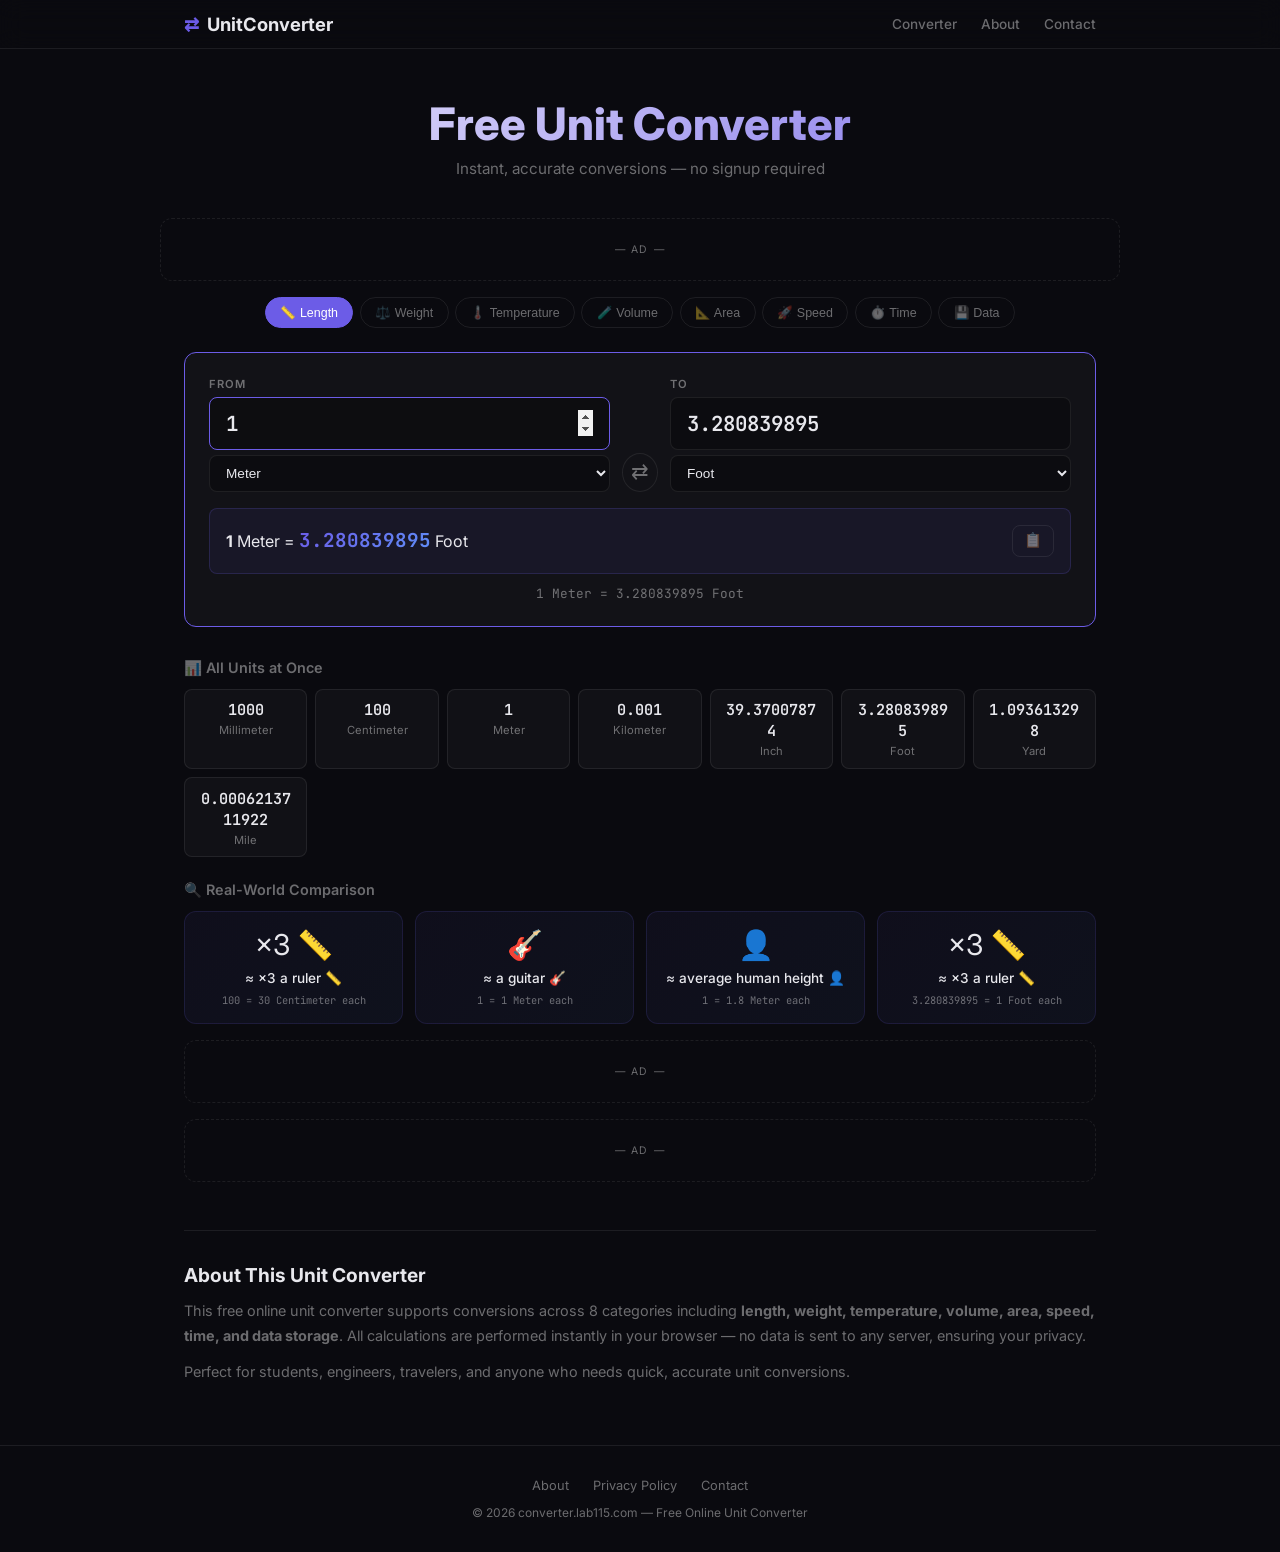
<file: index.html>
<!DOCTYPE html>
<html lang="en">
<head>
    <meta charset="UTF-8">
    <meta name="viewport" content="width=device-width, initial-scale=1.0">
    <title>Unit Converter · Free Online Tool</title>
    <meta name="description" content="Free online unit converter. Convert length, weight, temperature, volume, area, speed, time, and data units instantly with real-world visual comparisons.">
    <meta name="keywords" content="unit converter, length converter, weight converter, temperature converter, online converter">
    <link rel="canonical" href="https://converter.lab115.com/">
    <link rel="preconnect" href="https://fonts.googleapis.com">
    <link href="https://fonts.googleapis.com/css2?family=Inter:wght@300;400;500;600;700;800&family=JetBrains+Mono:wght@400;500&display=swap" rel="stylesheet">
    <link rel="stylesheet" href="style.css">

    <!-- Google tag (gtag.js) -->
    <script async src="https://www.googletagmanager.com/gtag/js?id=G-5X27KERS7Q"></script>
    <script>window.dataLayer=window.dataLayer||[];function gtag(){dataLayer.push(arguments);}gtag('js',new Date());gtag('config','G-5X27KERS7Q');</script>

    <!-- Google AdSense - Add your client ID when approved -->
    <!-- <script async src="https://pagead2.googlesyndication.com/pagead/js/adsbygoogle.js?client=ca-pub-XXXXXXXXXX" crossorigin="anonymous"></script> -->
</head>
<body>
    <header class="site-header">
        <nav class="nav">
            <a href="/" class="logo"><span class="logo-accent">⇄</span> UnitConverter</a>
            <div class="nav-links">
                <a href="/">Converter</a>
                <a href="/about.html">About</a>
                <a href="/contact.html">Contact</a>
            </div>
        </nav>
    </header>

    <main>
        <section class="hero">
            <h1>Free Unit Converter</h1>
            <p class="hero-sub">Instant, accurate conversions — no signup required</p>
        </section>

        <!-- Ad Banner - Top -->
        <div class="ad-placeholder ad-top">
            <p class="ad-label">— Ad —</p>
            <!-- AdSense code goes here -->
        </div>

        <section class="converter">
            <div class="category-tabs" id="categoryTabs"></div>

            <div class="converter-card">
                <div class="input-row">
                    <div class="input-group">
                        <label for="fromValue">From</label>
                        <input type="number" id="fromValue" value="1" step="any" autofocus>
                        <select id="fromUnit"></select>
                    </div>
                    <button id="swapBtn" class="swap-btn" title="Swap units">⇄</button>
                    <div class="input-group">
                        <label for="toValue">To</label>
                        <input type="number" id="toValue" value="" step="any" readonly>
                        <select id="toUnit"></select>
                    </div>
                </div>

                <div class="result-row" id="resultRow">
                    <span id="resultText" class="result-text"></span>
                    <button id="copyBtn" class="copy-btn" title="Copy result">📋</button>
                </div>

                <div class="formula-box" id="formulaBox"></div>
            </div>

            <!-- All Units Grid -->
            <div class="all-units-section" id="allUnitsSection">
                <h3 class="section-title">📊 All Units at Once</h3>
                <div class="all-units-grid" id="allUnitsGrid"></div>
            </div>

            <!-- Real-World Visualization -->
            <div class="visual-section" id="visualBox"></div>

            <!-- Ad Banner - Mid -->
            <div class="ad-placeholder ad-mid">
                <p class="ad-label">— Ad —</p>
            </div>

            <!-- Ad Banner - Bottom -->
            <div class="ad-placeholder ad-bottom">
                <p class="ad-label">— Ad —</p>
            </div>

            <section class="seo-content">
                <h2>About This Unit Converter</h2>
                <p>This free online unit converter supports conversions across 8 categories including <strong>length, weight, temperature, volume, area, speed, time, and data storage</strong>. All calculations are performed instantly in your browser — no data is sent to any server, ensuring your privacy.</p>
                <p>Perfect for students, engineers, travelers, and anyone who needs quick, accurate unit conversions.</p>
            </section>
        </section>
    </main>

    <footer class="site-footer">
        <div class="footer-content">
            <div class="footer-links">
                <a href="/about.html">About</a>
                <a href="/privacy.html">Privacy Policy</a>
                <a href="/contact.html">Contact</a>
            </div>
            <p class="footer-copy">© <span id="year"></span> converter.lab115.com — Free Online Unit Converter</p>
        </div>
    </footer>

    <script src="app.js"></script>
</body>
</html>
</file>
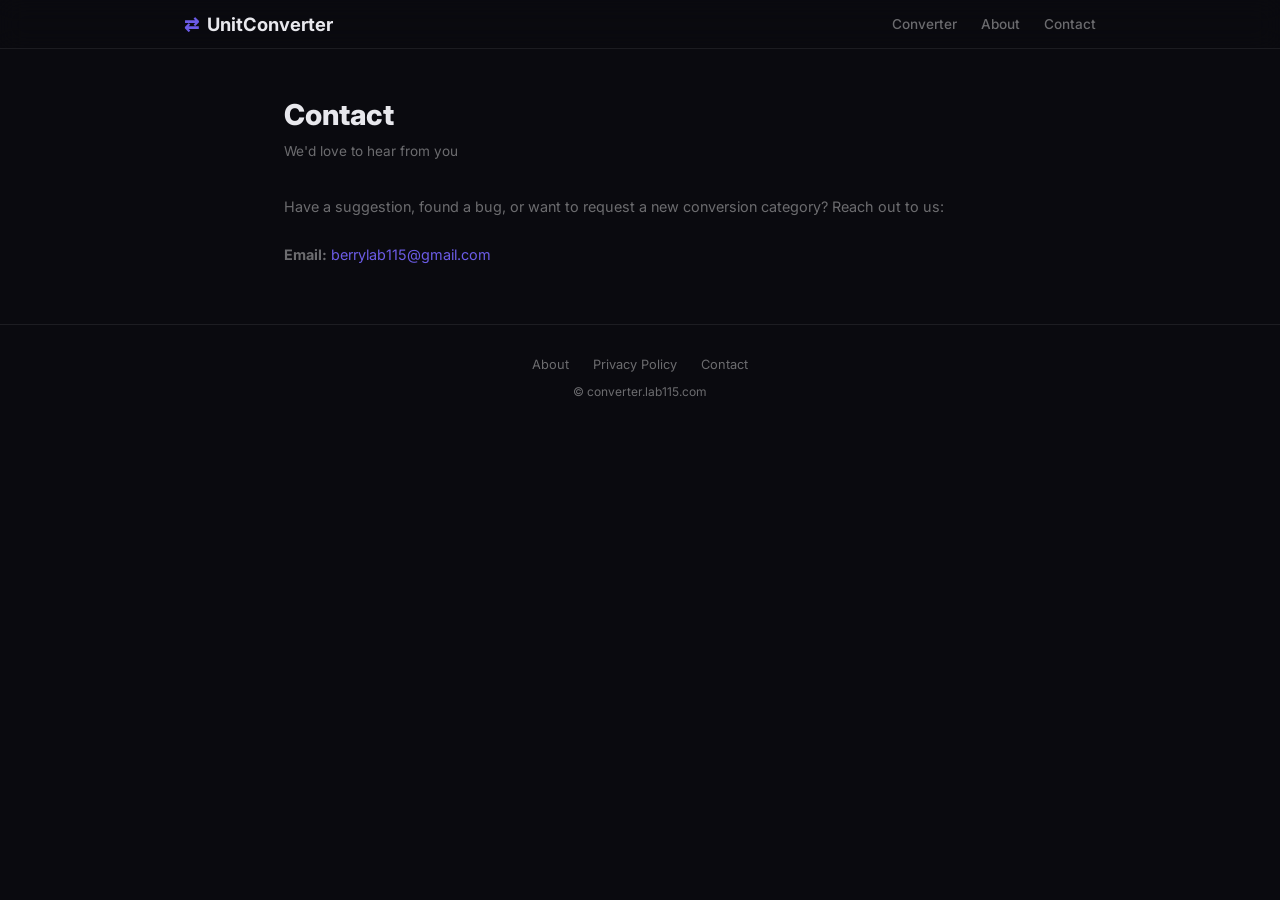
<file: contact.html>
<!DOCTYPE html>
<html lang="en">
<head>
    <meta charset="UTF-8">
    <meta name="viewport" content="width=device-width, initial-scale=1.0">
    <title>Contact · Unit Converter</title>
    <meta name="robots" content="index, follow">
    <link rel="canonical" href="https://converter.lab115.com/contact.html">
    <link href="https://fonts.googleapis.com/css2?family=Inter:wght@300;400;500;600;700&display=swap" rel="stylesheet">
    <link rel="stylesheet" href="style.css">
    <!-- Google tag (gtag.js) -->
    <script async src="https://www.googletagmanager.com/gtag/js?id=G-5X27KERS7Q"></script>
    <script>window.dataLayer=window.dataLayer||[];function gtag(){dataLayer.push(arguments);}gtag('js',new Date());gtag('config','G-5X27KERS7Q');</script>
</head>
<body>
<header class="site-header">
    <nav class="nav">
        <a href="/" class="logo"><span class="logo-accent">⇄</span> UnitConverter</a>
        <div class="nav-links">
            <a href="/">Converter</a>
            <a href="/about.html">About</a>
            <a href="/contact.html">Contact</a>
        </div>
    </nav>
</header>
<main>
    <div class="page-content">
        <h1>Contact</h1>
        <p class="page-updated">We'd love to hear from you</p>
        <p>Have a suggestion, found a bug, or want to request a new conversion category? Reach out to us:</p>
        <p style="margin-top:1.5rem"><strong>Email:</strong> <a href="mailto:berrylab115@gmail.com">berrylab115@gmail.com</a></p>
    </div>
</main>
<footer class="site-footer">
    <div class="footer-content">
        <div class="footer-links">
            <a href="/about.html">About</a>
            <a href="/privacy.html">Privacy Policy</a>
            <a href="/contact.html">Contact</a>
        </div>
        <p class="footer-copy">© <span id="year"></span> converter.lab115.com</p>
    </div>
</footer>
</body>
</html>
</file>
<file: style.css>
*, *::before, *::after { margin: 0; padding: 0; box-sizing: border-box; }

:root {
  --bg: #0a0a0f;
  --surface: rgba(255,255,255,0.03);
  --surface-hover: rgba(255,255,255,0.06);
  --border: rgba(255,255,255,0.08);
  --border-hover: rgba(255,255,255,0.15);
  --text: #e8e8ed;
  --text-dim: rgba(255,255,255,0.4);
  --accent: #6c5ce7;
  --accent-glow: rgba(108,92,231,0.2);
  --green: #00d68f;
  --blue: #5f8ef7;
  --orange: #ff9f43;
  --radius: 12px;
  --radius-sm: 8px;
}

html { font-size: 16px; scroll-behavior: smooth; }
body {
  font-family: 'Inter', -apple-system, BlinkMacSystemFont, sans-serif;
  background: var(--bg);
  color: var(--text);
  min-height: 100vh;
}

/* ─── Header ─── */
.site-header {
  border-bottom: 1px solid var(--border);
  background: rgba(10,10,15,0.8);
  backdrop-filter: blur(12px);
  position: sticky; top: 0; z-index: 100;
}
.nav {
  max-width: 960px; margin: 0 auto; padding: 0.8rem 1.5rem;
  display: flex; align-items: center; justify-content: space-between;
}
.logo { font-size: 1.15rem; font-weight: 700; color: var(--text); text-decoration: none; }
.logo-accent { color: var(--accent); margin-right: 0.25rem; }
.nav-links { display: flex; gap: 1.5rem; }
.nav-links a { color: var(--text-dim); text-decoration: none; font-size: 0.85rem; font-weight: 500; transition: color 0.2s; }
.nav-links a:hover { color: var(--text); }

/* ─── Hero ─── */
.hero { text-align: center; padding: 3rem 1.5rem 1.5rem; }
.hero h1 {
  font-size: clamp(1.8rem, 4vw, 2.8rem); font-weight: 800;
  background: linear-gradient(135deg, #fff, var(--accent));
  -webkit-background-clip: text; -webkit-text-fill-color: transparent; background-clip: text;
}
.hero-sub { color: var(--text-dim); margin-top: 0.5rem; font-size: 0.95rem; }

/* ─── Ad Placeholder ─── */
.ad-placeholder {
  max-width: 960px; margin: 1rem auto; padding: 1.5rem;
  border: 1px dashed var(--border); border-radius: var(--radius);
  text-align: center; min-height: 60px;
  display: flex; align-items: center; justify-content: center;
}
.ad-label { font-size: 0.65rem; text-transform: uppercase; letter-spacing: 0.15em; color: var(--text-dim); }

/* ─── Converter ─── */
.converter { max-width: 960px; margin: 0 auto; padding: 0 1.5rem 3rem; }

.category-tabs {
  display: flex; flex-wrap: wrap; gap: 0.4rem;
  margin-bottom: 1.5rem; justify-content: center;
}
.cat-tab {
  padding: 0.45rem 0.9rem; border-radius: 100px; border: 1px solid var(--border);
  background: transparent; color: var(--text-dim); font-size: 0.78rem;
  cursor: pointer; transition: all 0.2s; font-weight: 500;
}
.cat-tab:hover { background: var(--surface-hover); color: var(--text); }
.cat-tab.active { background: var(--accent); border-color: var(--accent); color: #fff; }

.converter-card {
  background: var(--surface); border: 1px solid var(--border);
  border-radius: var(--radius); padding: 1.5rem;
  transition: border-color 0.2s;
}
.converter-card:focus-within { border-color: var(--accent); }

.input-row {
  display: grid; grid-template-columns: 1fr auto 1fr;
  gap: 0.75rem; align-items: end;
}
.input-group { display: flex; flex-direction: column; gap: 0.35rem; }
.input-group label { font-size: 0.7rem; text-transform: uppercase; letter-spacing: 0.08em; color: var(--text-dim); font-weight: 600; }
.input-group input {
  width: 100%; padding: 0.75rem 1rem; border-radius: var(--radius-sm);
  border: 1px solid var(--border); background: rgba(0,0,0,0.3);
  color: var(--text); font-size: 1.3rem; font-weight: 600; font-family: 'JetBrains Mono', monospace;
  outline: none; transition: border 0.2s;
}
.input-group input:focus { border-color: var(--accent); }
.input-group select {
  width: 100%; padding: 0.55rem 0.75rem; border-radius: var(--radius-sm);
  border: 1px solid var(--border); background: rgba(0,0,0,0.3);
  color: var(--text); font-size: 0.85rem; cursor: pointer; outline: none;
}
.swap-btn {
  padding: 0.5rem; border-radius: 50%; border: 1px solid var(--border);
  background: transparent; color: var(--text-dim); font-size: 1.3rem;
  cursor: pointer; transition: all 0.2s; line-height: 1; margin-bottom: 0;
}
.swap-btn:hover { background: var(--surface-hover); color: var(--accent); border-color: var(--accent); }

.result-row {
  margin-top: 1rem; padding: 1rem; border-radius: var(--radius-sm);
  background: rgba(108,92,231,0.08); border: 1px solid rgba(108,92,231,0.2);
  display: none; align-items: center; gap: 0.75rem;
}
.result-row.show { display: flex; }
.result-text { flex: 1; font-size: 1rem; line-height: 1.5; }
.result-highlight {
  font-size: 1.2rem; font-weight: 700; font-family: 'JetBrains Mono', monospace;
  background: linear-gradient(135deg, var(--accent), var(--blue));
  -webkit-background-clip: text; -webkit-text-fill-color: transparent; background-clip: text;
}
.copy-btn {
  padding: 0.4rem 0.7rem; border-radius: var(--radius-sm); border: 1px solid var(--border);
  background: transparent; color: var(--text-dim); font-size: 1rem;
  cursor: pointer; transition: all 0.2s; font-size: 0.9rem;
}
.copy-btn:hover { background: var(--surface-hover); color: var(--text); }

.formula-box { margin-top: 0.5rem; text-align: center; }
.formula { font-size: 0.8rem; color: var(--text-dim); font-family: 'JetBrains Mono', monospace; }

/* ─── Quick Table ─── */
.quick-table { margin-top: 2rem; }
.quick-table h3 { font-size: 0.9rem; font-weight: 600; margin-bottom: 0.75rem; color: var(--text-dim); }
.table-wrap { overflow-x: auto; }
.quick-table table { width: 100%; border-collapse: collapse; font-size: 0.85rem; }
.quick-table th { text-align: left; padding: 0.5rem 0.75rem; border-bottom: 1px solid var(--border); color: var(--text-dim); font-weight: 600; }
.quick-table td { padding: 0.4rem 0.75rem; border-bottom: 1px solid var(--border); }
.quick-table tr:last-child td { border-bottom: none; }
.quick-table tr:hover td { background: var(--surface-hover); }

/* ─── Section Title ─── */
.section-title {
  font-size: 0.9rem; font-weight: 600; margin-bottom: 0.75rem; color: var(--text-dim);
  margin-top: 2rem;
}

/* ─── All Units Grid ─── */
.all-units-section { margin-top: 1.5rem; }

.all-units-grid {
  display: grid;
  grid-template-columns: repeat(auto-fill, minmax(120px, 1fr));
  gap: 0.5rem;
}

.unit-card {
  background: var(--surface);
  border: 1px solid var(--border);
  border-radius: var(--radius-sm);
  padding: 0.6rem 0.75rem;
  display: flex;
  flex-direction: column;
  align-items: center;
  transition: border-color 0.2s, background 0.2s;
}
.unit-card:hover {
  border-color: var(--accent);
  background: rgba(108,92,231,0.06);
}
.unit-card-value {
  font-family: 'JetBrains Mono', monospace;
  font-size: 0.95rem;
  font-weight: 600;
  color: var(--text);
  word-break: break-all;
  text-align: center;
}
.unit-card-label {
  font-size: 0.7rem;
  color: var(--text-dim);
  margin-top: 0.2rem;
  text-align: center;
}

/* ─── Real-World Visualization ─── */
.visual-section { margin-top: 1.5rem; }

.vis-section {
  animation: fadeIn 0.3s ease;
}

.vis-title {
  font-size: 0.9rem; font-weight: 600; margin-bottom: 0.75rem;
  color: var(--text-dim);
}

.vis-grid {
  display: grid;
  grid-template-columns: repeat(auto-fill, minmax(200px, 1fr));
  gap: 0.75rem;
}

.vis-card {
  background: linear-gradient(135deg, rgba(108,92,231,0.06), rgba(95,142,247,0.06));
  border: 1px solid rgba(108,92,231,0.15);
  border-radius: var(--radius);
  padding: 1rem;
  text-align: center;
  transition: all 0.2s;
}
.vis-card:hover {
  border-color: var(--accent);
  background: linear-gradient(135deg, rgba(108,92,231,0.1), rgba(95,142,247,0.1));
  transform: translateY(-1px);
}

.vis-icon {
  font-size: 1.8rem;
  margin-bottom: 0.4rem;
  line-height: 1.2;
}

.vis-label {
  font-size: 0.85rem;
  font-weight: 500;
  color: var(--text);
  line-height: 1.4;
}

.vis-hint {
  font-size: 0.65rem;
  color: var(--text-dim);
  margin-top: 0.3rem;
  font-family: 'JetBrains Mono', monospace;
}

@keyframes fadeIn {
  from { opacity: 0; transform: translateY(8px); }
  to   { opacity: 1; transform: translateY(0); }
}

/* ─── SEO Content ─── */
.seo-content { margin-top: 3rem; padding-top: 2rem; border-top: 1px solid var(--border); }
.seo-content h2 { font-size: 1.2rem; font-weight: 700; margin-bottom: 0.75rem; }
.seo-content p { color: var(--text-dim); line-height: 1.7; font-size: 0.9rem; margin-bottom: 0.75rem; }

/* ─── Page Content (About, Privacy, Contact) ─── */
.page-content { max-width: 760px; margin: 0 auto; padding: 3rem 1.5rem; }
.page-content h1 { font-size: 1.8rem; font-weight: 800; margin-bottom: 0.5rem; }
.page-content .page-updated { color: var(--text-dim); font-size: 0.85rem; margin-bottom: 2rem; }
.page-content h2 { font-size: 1.15rem; font-weight: 700; margin: 1.5rem 0 0.75rem; }
.page-content p, .page-content li { color: var(--text-dim); line-height: 1.7; font-size: 0.9rem; margin-bottom: 0.5rem; }
.page-content ul { padding-left: 1.25rem; }
.page-content a { color: var(--accent); text-decoration: none; }
.page-content a:hover { text-decoration: underline; }

/* ─── Footer ─── */
.site-footer {
  border-top: 1px solid var(--border); padding: 2rem 1.5rem;
  text-align: center;
}
.footer-content { max-width: 960px; margin: 0 auto; }
.footer-links { display: flex; justify-content: center; gap: 1.5rem; margin-bottom: 0.75rem; }
.footer-links a { color: var(--text-dim); text-decoration: none; font-size: 0.8rem; transition: color 0.2s; }
.footer-links a:hover { color: var(--text); }
.footer-copy { font-size: 0.75rem; color: var(--text-dim); }

/* ─── Responsive ─── */
@media (max-width: 600px) {
  .input-row { grid-template-columns: 1fr; }
  .swap-btn { justify-self: center; padding: 0.4rem; }
  .nav { padding: 0.6rem 1rem; }
  .hero { padding: 2rem 1rem 1rem; }
  .converter { padding: 0 1rem 2rem; }
  .converter-card { padding: 1rem; }
}
</file>
